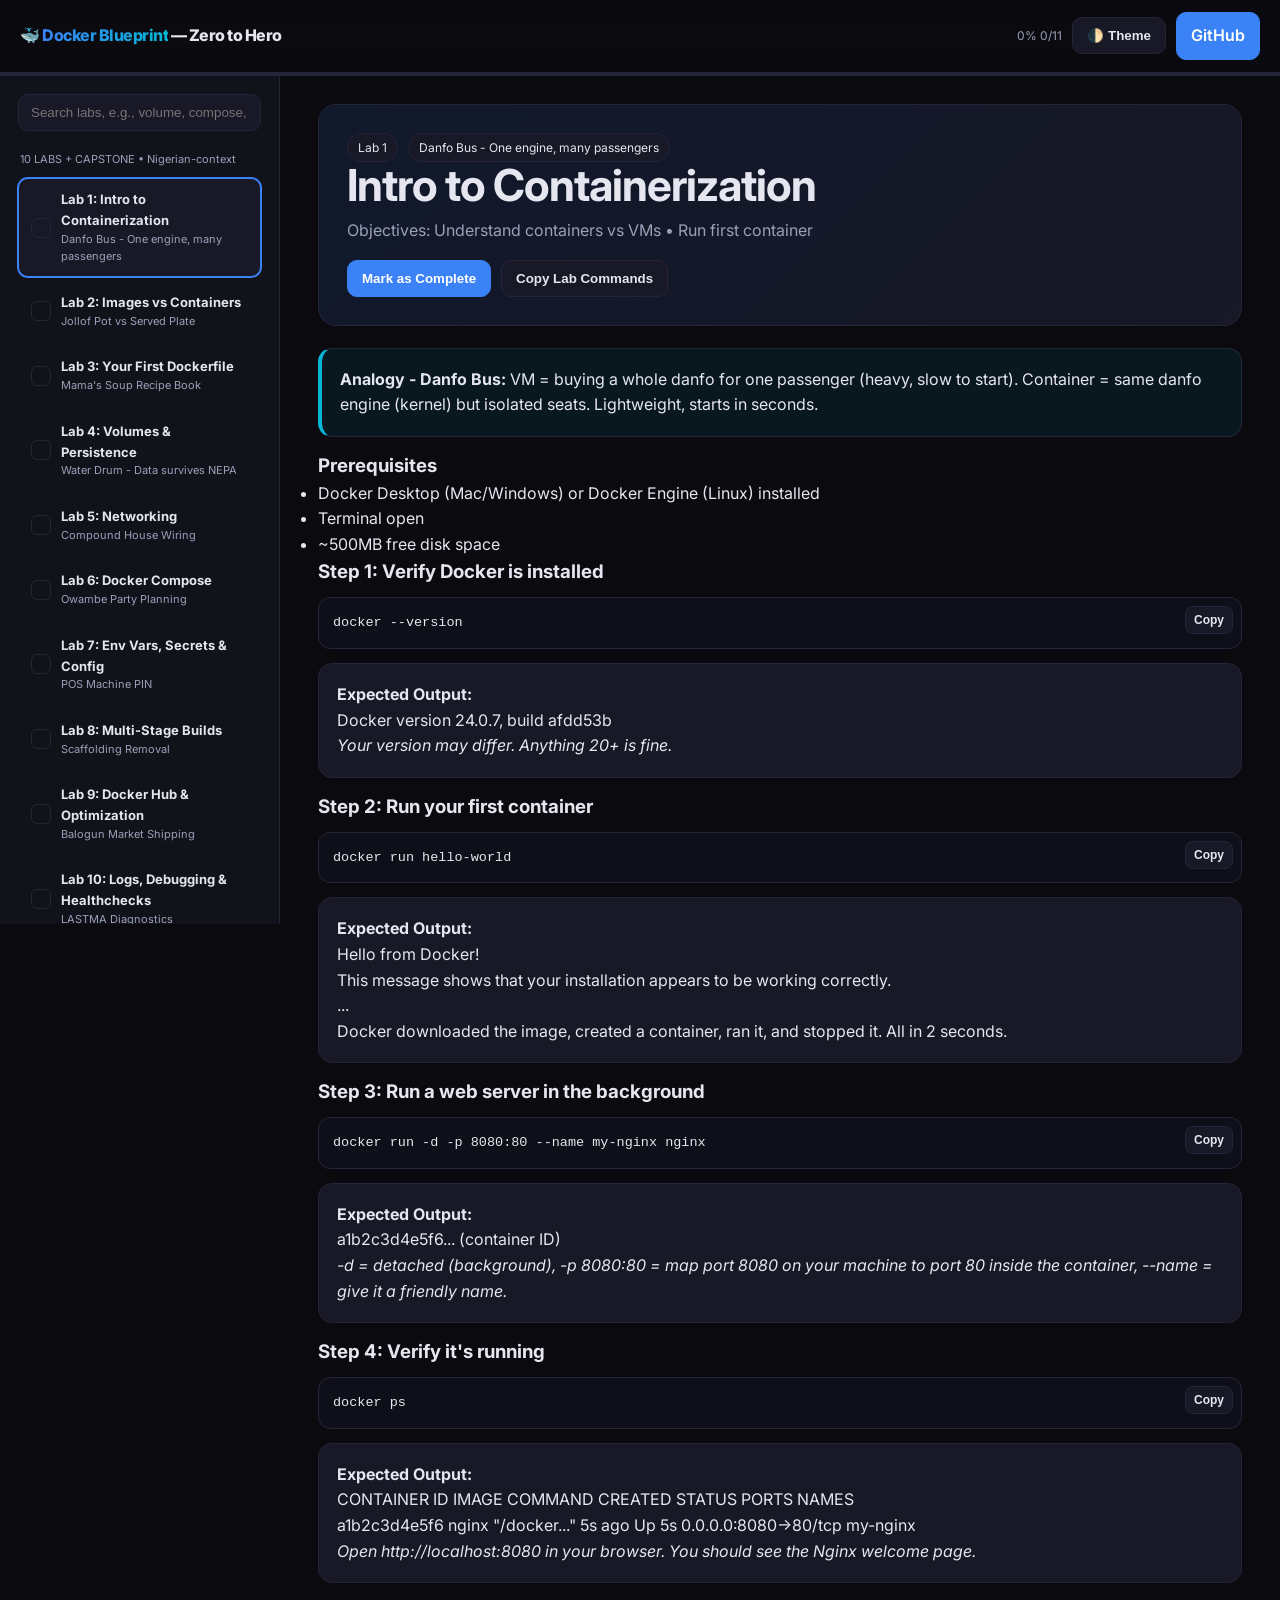
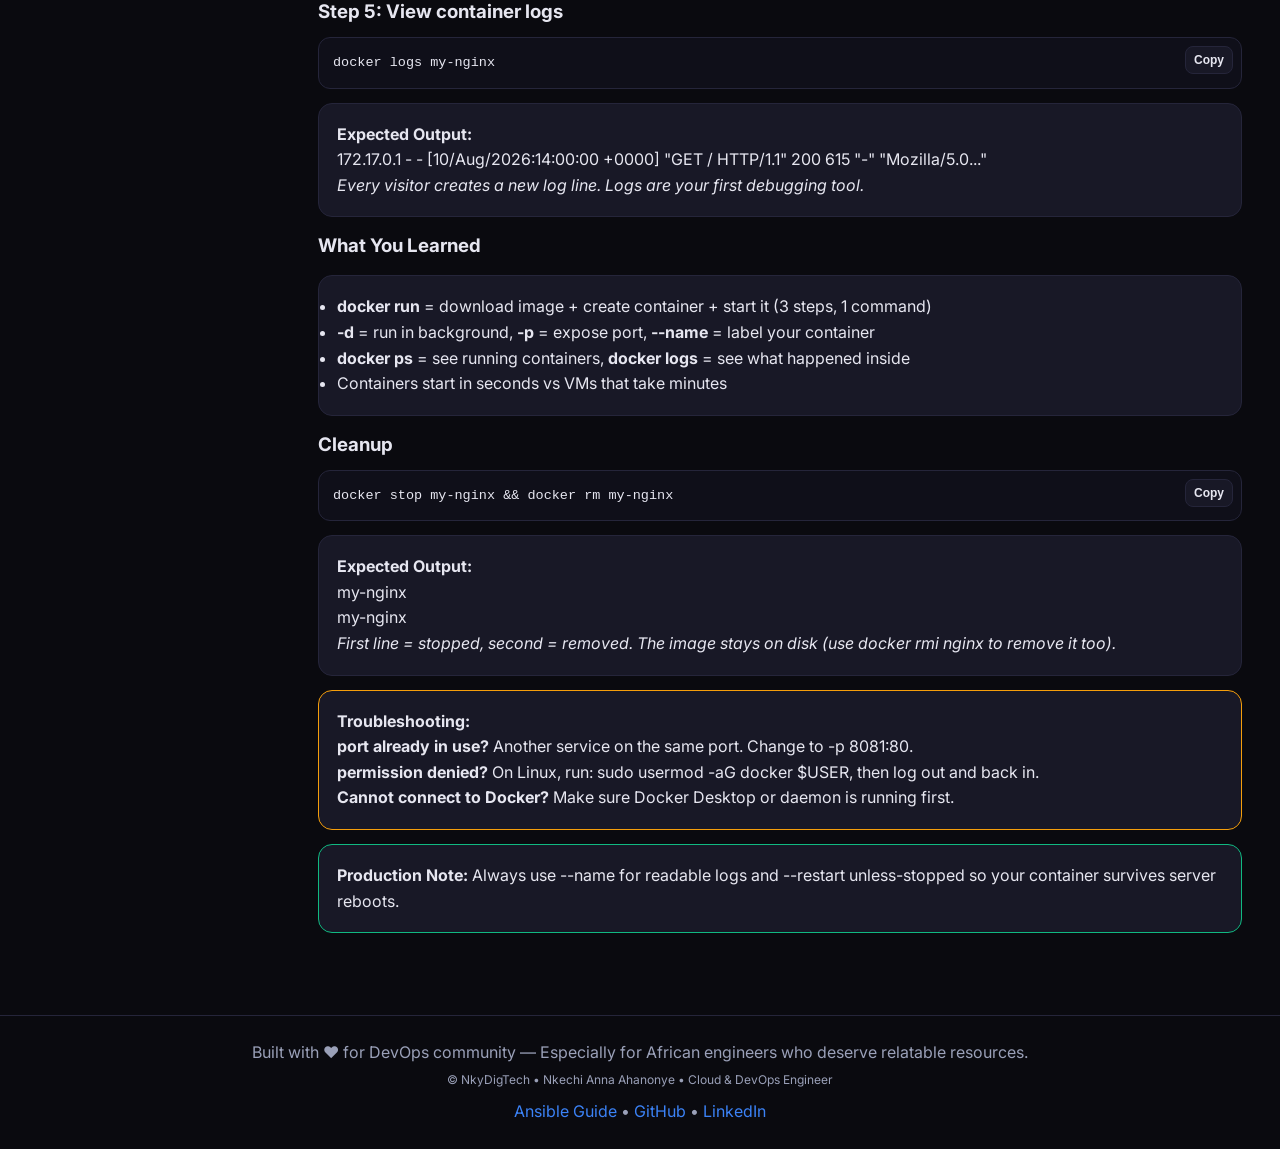
<file: index.html>
<!DOCTYPE html>
<html lang="en" data-theme="dark">
<head>
<meta charset="utf-8"><meta name="viewport" content="width=device-width,initial-scale=1">
<title>Docker Blueprint — Zero to Hero | NkyDigTech</title>
<meta name="description" content="From docker run to multi-stage builds — 10 hands-on labs + capstone with Nigerian-context analogies.">
<link rel="stylesheet" href="css/style.css">
<link href="https://fonts.googleapis.com/css2?family=Inter:wght@400;600;800&family=JetBrains+Mono:wght@400;600&display=swap" rel="stylesheet">
</head>
<body>
<div class="topbar">
  <div class="brand">🐳 <span>Docker Blueprint</span> — Zero to Hero</div>
  <div style="display:flex;gap:10px;align-items:center">
    <div id="progressText" style="font-size:12px;color:var(--muted)">0%</div>
    <button class="btn" onclick="toggleTheme()">🌓 Theme</button>
    <a class="btn primary" href="https://github.com/nkydigitech/docker-blueprint" target="_blank">GitHub</a>
  </div>
</div>
<div class="progress-wrap"><div id="progressBar" class="progress-bar"></div></div>
<div id="celebrate" style="display:none;background:linear-gradient(90deg,#3b82f6,#06b6d4);color:white;text-align:center;padding:8px;font-weight:700">🎉 You completed all labs! Capstone ready — build your NaijaFood App!</div>
<div class="layout">
  <aside class="sidebar">
    <input id="search" class="search" placeholder="Search labs, e.g., volume, compose, owambe...">
    <div style="font-size:11px;color:var(--muted);margin:6px 2px 10px">10 LABS + CAPSTONE • Nigerian-context</div>
    <div id="sidebarList"></div>
    <div class="card" style="margin-top:16px">
      <b>Blueprint Series</b>
      <div style="font-size:12px;color:var(--muted);margin-top:6px">Part of 17 blueprints by Nkechi Ahanonye</div>
      <div style="margin-top:8px;font-size:12px">
        ✅ ansible-guide<br>✅ terraform-blueprint<br>✅ aws-blueprint<br>✅ azure-blueprint<br>✅ kubernetes-blueprint<br>🚧 docker-blueprint (you are here)<br>🚧 linux, github, bash, sdlc, cicd...
      </div>
    </div>
  </aside>
  <main id="main" class="main"></main>
</div>
<footer>
  Built with ❤️ for DevOps community — Especially for African engineers who deserve relatable resources.<br>
  <span style="font-size:12px">© NkyDigTech • Nkechi Anna Ahanonye • Cloud & DevOps Engineer</span><br>
  <div style="margin-top:8px"><a href="https://nkydigitech.github.io/ansible-guide" target="_blank">Ansible Guide</a> • <a href="https://github.com/nkydigitech" target="_blank">GitHub</a> • <a href="https://www.linkedin.com/in/nkechi-ahanonye" target="_blank">LinkedIn</a></div>
</footer>
<script src="js/app.js"></script>
</body>
</html>
</file>
<file: css/style.css>
:root{
  --bg:#0a0a0f; --bg2:#12121a; --card:#181826; --border:#25253a;
  --text:#e6e6f0; --muted:#9aa0b8; --accent:#3b82f6; --accent2:#06b6d4;
  --ok:#10b981; --warn:#f59e0b; --code:#0f0f19;
}
[data-theme="light"]{
  --bg:#fcfcfe; --bg2:#ffffff; --card:#ffffff; --border:#e4e4ef;
  --text:#12121a; --muted:#6b7280; --accent:#2563eb; --accent2:#0891b2;
  --code:#f5f5ff;
}
*{box-sizing:border-box;margin:0;padding:0}
body{font-family:Inter,system-ui,Segoe UI,Roboto,sans-serif;background:var(--bg);color:var(--text);line-height:1.6;transition:.2s}
a{color:var(--accent);text-decoration:none}
.topbar{position:sticky;top:0;z-index:50;backdrop-filter:blur(12px);background:rgba(10,10,15,.8);border-bottom:1px solid var(--border);display:flex;align-items:center;justify-content:space-between;padding:12px 20px}
[data-theme="light"] .topbar{background:rgba(252,252,254,.8)}
.brand{font-weight:800;letter-spacing:-.5px}
.brand span{background:linear-gradient(90deg,var(--accent),var(--accent2));-webkit-background-clip:text;-webkit-text-fill-color:transparent}
.progress-wrap{height:3px;background:var(--border)}
.progress-bar{height:100%;background:linear-gradient(90deg,var(--accent),var(--accent2));width:0%;transition:.4s}
.layout{display:grid;grid-template-columns:280px 1fr;min-height:calc(100vh - 52px)}
.sidebar{border-right:1px solid var(--border);background:var(--bg2);padding:18px;position:sticky;top:52px;height:calc(100vh - 52px);overflow:auto}
.search{width:100%;padding:10px 12px;border-radius:10px;border:1px solid var(--border);background:var(--card);color:var(--text);margin-bottom:14px}
.lab-item{display:flex;gap:10px;align-items:center;padding:10px 12px;border-radius:10px;cursor:pointer;border:1px solid transparent;margin-bottom:4px}
.lab-item:hover{background:var(--card);border-color:var(--border)}
.lab-item.active{background:var(--card);border-color:var(--accent);box-shadow:0 0 0 1px var(--accent)}
.check{width:20px;height:20px;border-radius:6px;border:1.5px solid var(--border);display:grid;place-items:center;font-size:12px;flex-shrink:0}
.check.done{background:var(--ok);border-color:var(--ok);color:white}
.main{padding:28px;max-width:980px;margin:0 auto;width:100%}
.badge{display:inline-flex;padding:4px 10px;border-radius:999px;background:var(--card);border:1px solid var(--border);font-size:12px;margin-right:6px}
.hero{padding:28px;border-radius:18px;background:linear-gradient(135deg,rgba(59,130,246,.12),var(--card));border:1px solid var(--border);margin-bottom:22px}
.hero h1{font-size:clamp(28px,4vw,44px);line-height:1.05;letter-spacing:-1px;margin-bottom:10px}
.btn{padding:10px 14px;border-radius:10px;border:1px solid var(--border);background:var(--card);color:var(--text);cursor:pointer;font-weight:600}
.btn.primary{background:var(--accent);border-color:var(--accent);color:white}
.card{background:var(--card);border:1px solid var(--border);border-radius:14px;padding:18px;margin:14px 0}
.analogy{border-left:4px solid var(--accent2);background:rgba(6,182,214,.08)}
.code{position:relative;background:var(--code);border:1px solid var(--border);border-radius:12px;padding:14px;overflow:auto;font-family:ui-monospace,Menlo,monospace;font-size:13.5px;margin:10px 0;white-space:pre-wrap}
.copy{position:absolute;right:8px;top:8px;padding:6px 8px;font-size:12px;border-radius:8px}
.grid2{display:grid;grid-template-columns:1fr 1fr;gap:14px}
@media(max-width:900px){.layout{grid-template-columns:1fr}.sidebar{position:static;height:auto}.grid2{grid-template-columns:1fr}}
footer{padding:24px;text-align:center;color:var(--muted);border-top:1px solid var(--border);margin-top:40px}
</file>
